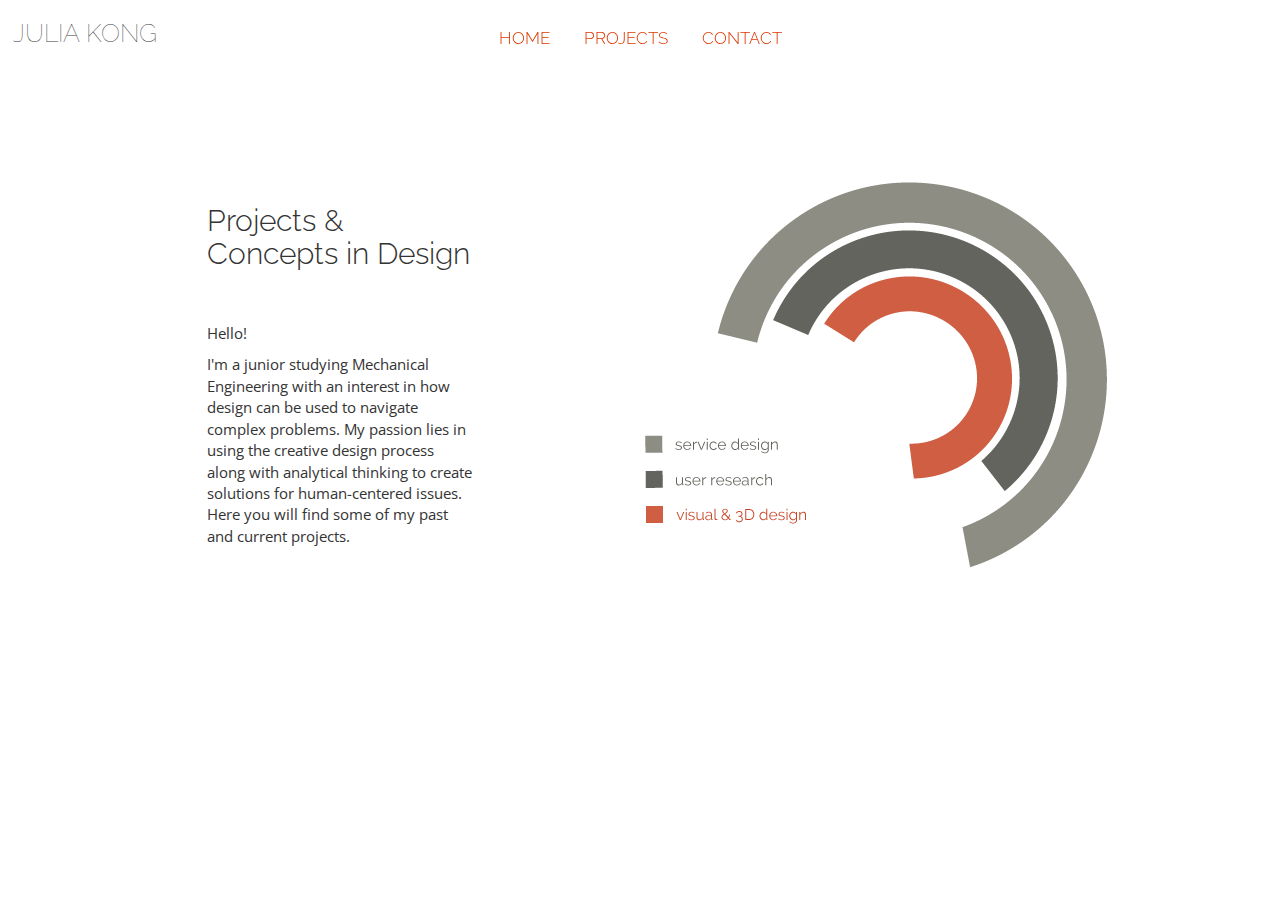
<file: index.html>
<!DOCTYPE html>
<html>

  <head>


    <title>Julia Kong</title>
    
    
      <link href='http://fonts.googleapis.com/css?family=Lora:400,700,400italic,700italic|Libre+Baskerville:400,700,400italic|Open+Sans:300italic,400italic,600italic,400,300,600|Roboto:400,100,100italic,300,300italic,400italic,500|Raleway:400,100,200,300,600,500' rel='stylesheet' type='text/css'>
      <link rel="stylesheet" href="http://maxcdn.bootstrapcdn.com/bootstrap/3.2.0/css/bootstrap.min.css">

     <link rel="stylesheet" href="css/custom.css">
</head>
<body>
<h2 id = "name" > Julia Kong </h2>
  <div id = "navigation">
      <a href = "index.html"> Home </a>
      <a href = "Projects.html"> Projects </a> 
<!--       <a href = "About.html"> About </a>
 -->      <a href = "contact.html"> Contact </a>
      
  </div>



  <div id = "intro">
<div class="container-fluid">
  <div class="row">
    <div class="col-sm-4 col-md-4" id ="introtext">

      <h2 id = "introheader"> Projects & Concepts in Design </h2> <br> <br>
       <p> Hello! </p>

       <p>  I'm a junior studying Mechanical Engineering with an interest in how design can be used to navigate complex problems. My passion lies in using the creative design process along with analytical thinking to create solutions for human-centered issues. Here you will find some of my past and current projects. 
      </p> 
    </div>
    <div class="col-sm-8 col-md-8">
   <img src="images/intro.gif" id = "hatgimg"> <p style = "text-align:center"> </p>
    </div>
  </div>
</div>


</div>


<!-- <p id = "footer"> Front-end code by me </p>
 -->




</body>
</html>
</file>
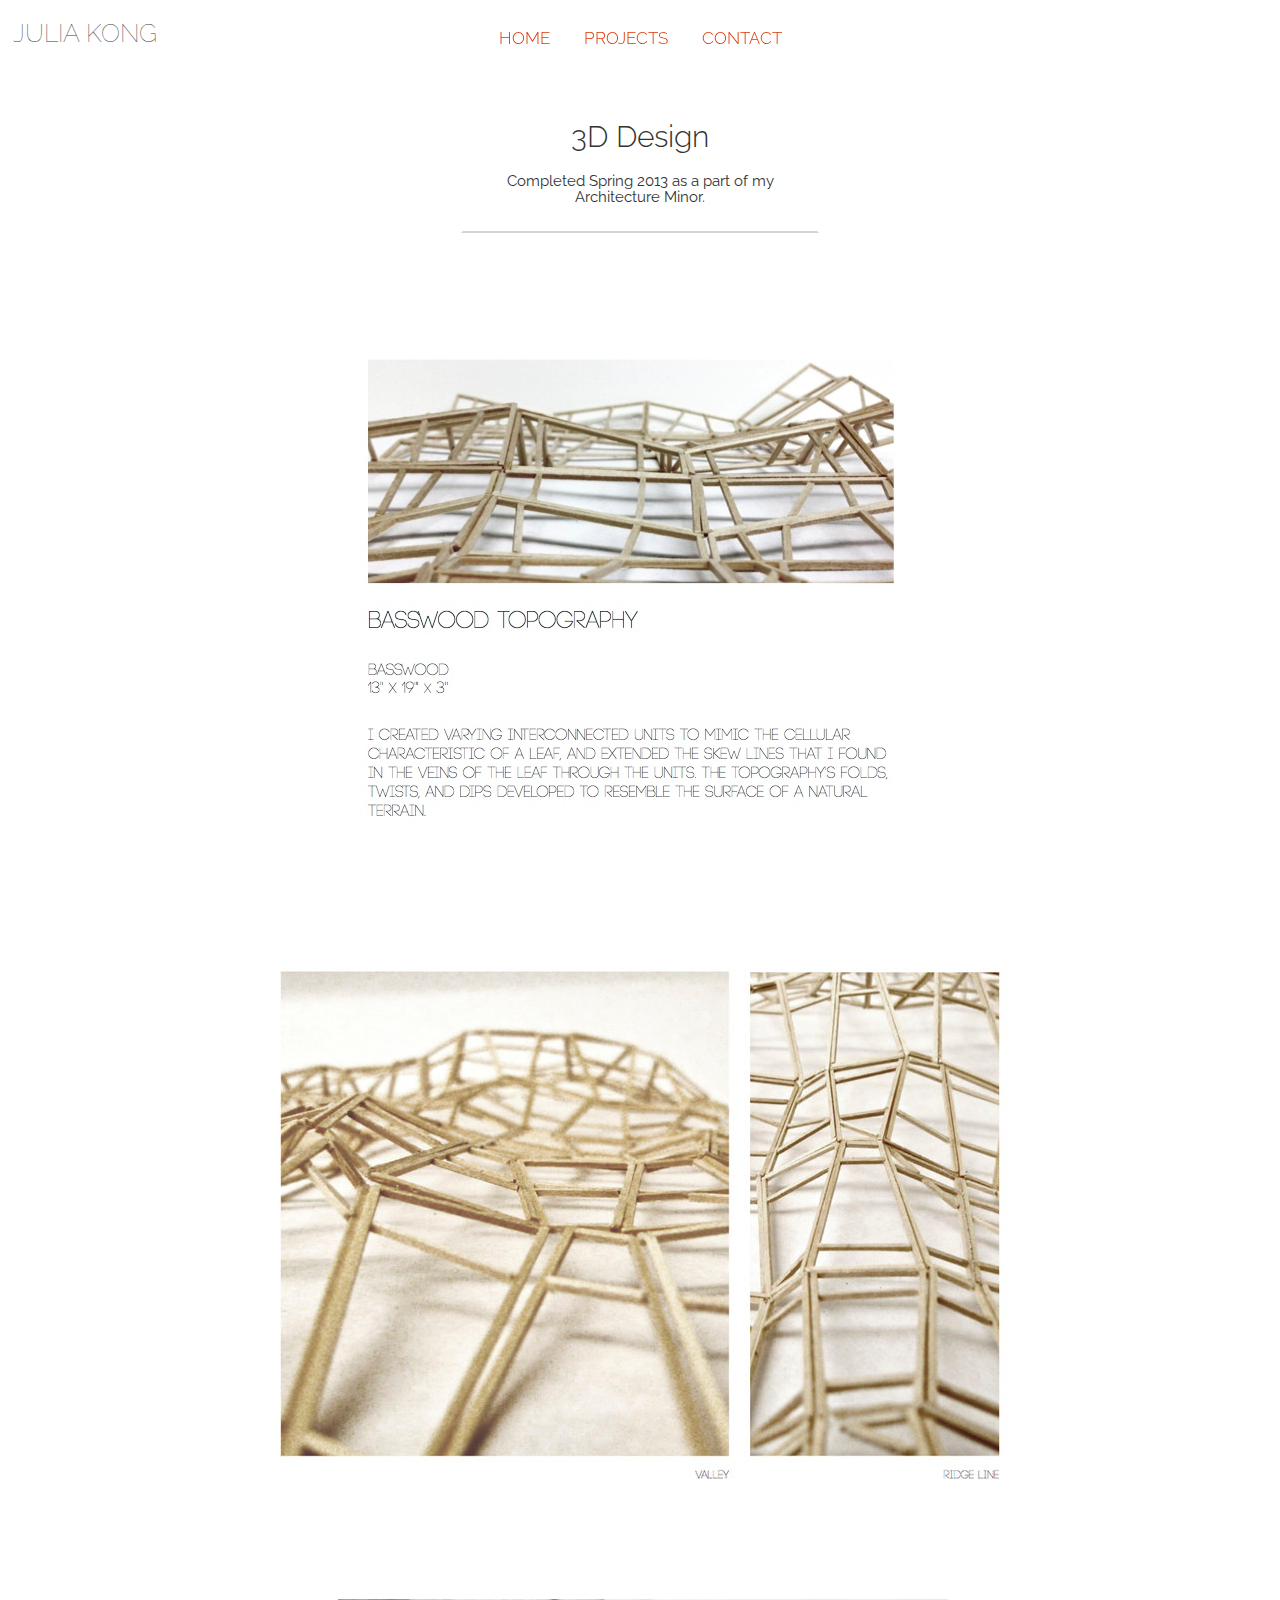
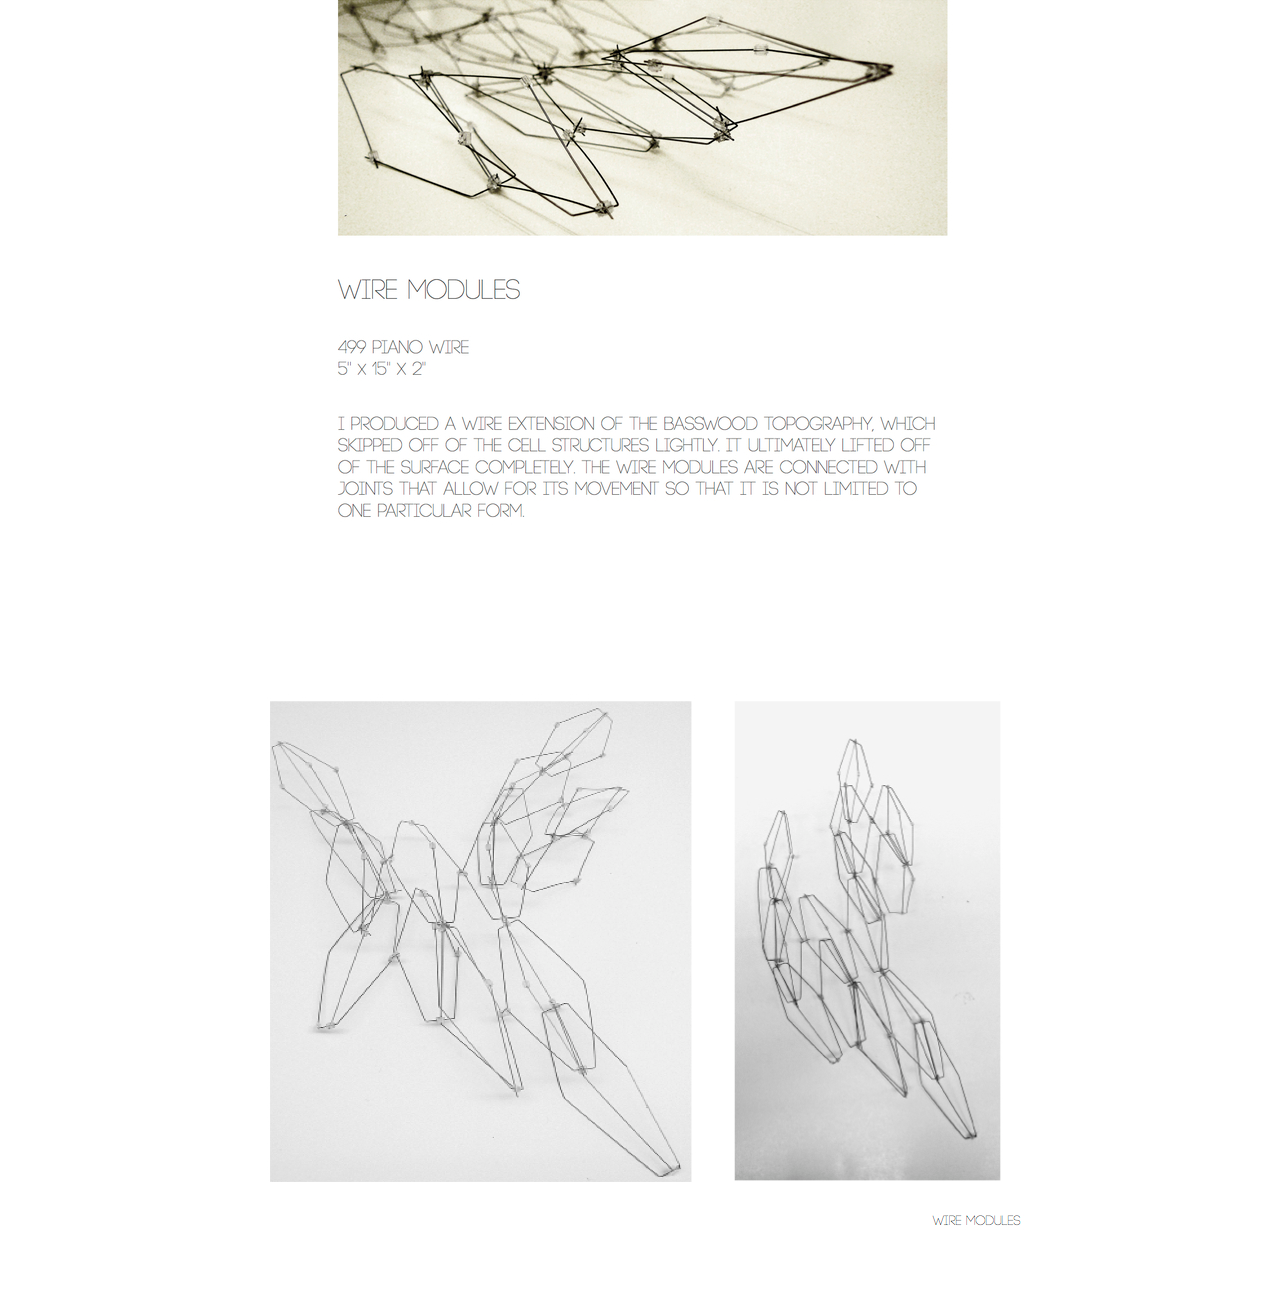
<file: 3ddesign.html>
<!DOCTYPE html>
<html>

  <head>


    <title>Julia Kong</title>
    
     <link href='http://fonts.googleapis.com/css?family=Lora:400,700,400italic,700italic|Libre+Baskerville:400,700,400italic|Open+Sans:300italic,400italic,600italic,400,300,600|Roboto:400,100,100italic,300,300italic,400italic,500|Raleway:400,100,200,300,600,500' rel='stylesheet' type='text/css'>
      <link rel="stylesheet" href="http://maxcdn.bootstrapcdn.com/bootstrap/3.2.0/css/bootstrap.min.css">

     <link rel="stylesheet" href="css/custom.css">
</head>
<body>
<h2 id = "name" > Julia Kong </h2>
  <div id = "navigation">
      <a href = "index.html"> Home </a>
      <a href = "Projects.html"> Projects </a> 
<!--       <a href = "About.html"> About </a>
 -->      <a href = "contact.html"> Contact </a>
  </div>

<div id = "archbox">
<h2 id = "hatgheader"> 3D Design</h2>
<h4 id= "hatgdesc"> Completed Spring 2013 as a part of my Architecture Minor. </h4>
</div>

<img src="images/arch1.jpg" id = "archimg">

<img src="images/arch2.jpg" id = "archimg">

<img src="images/arch3.jpg" id = "archimg">

<img src="images/arch4.jpg" id = "archimg">

<br>
<br>



</body>
</html>
</file>
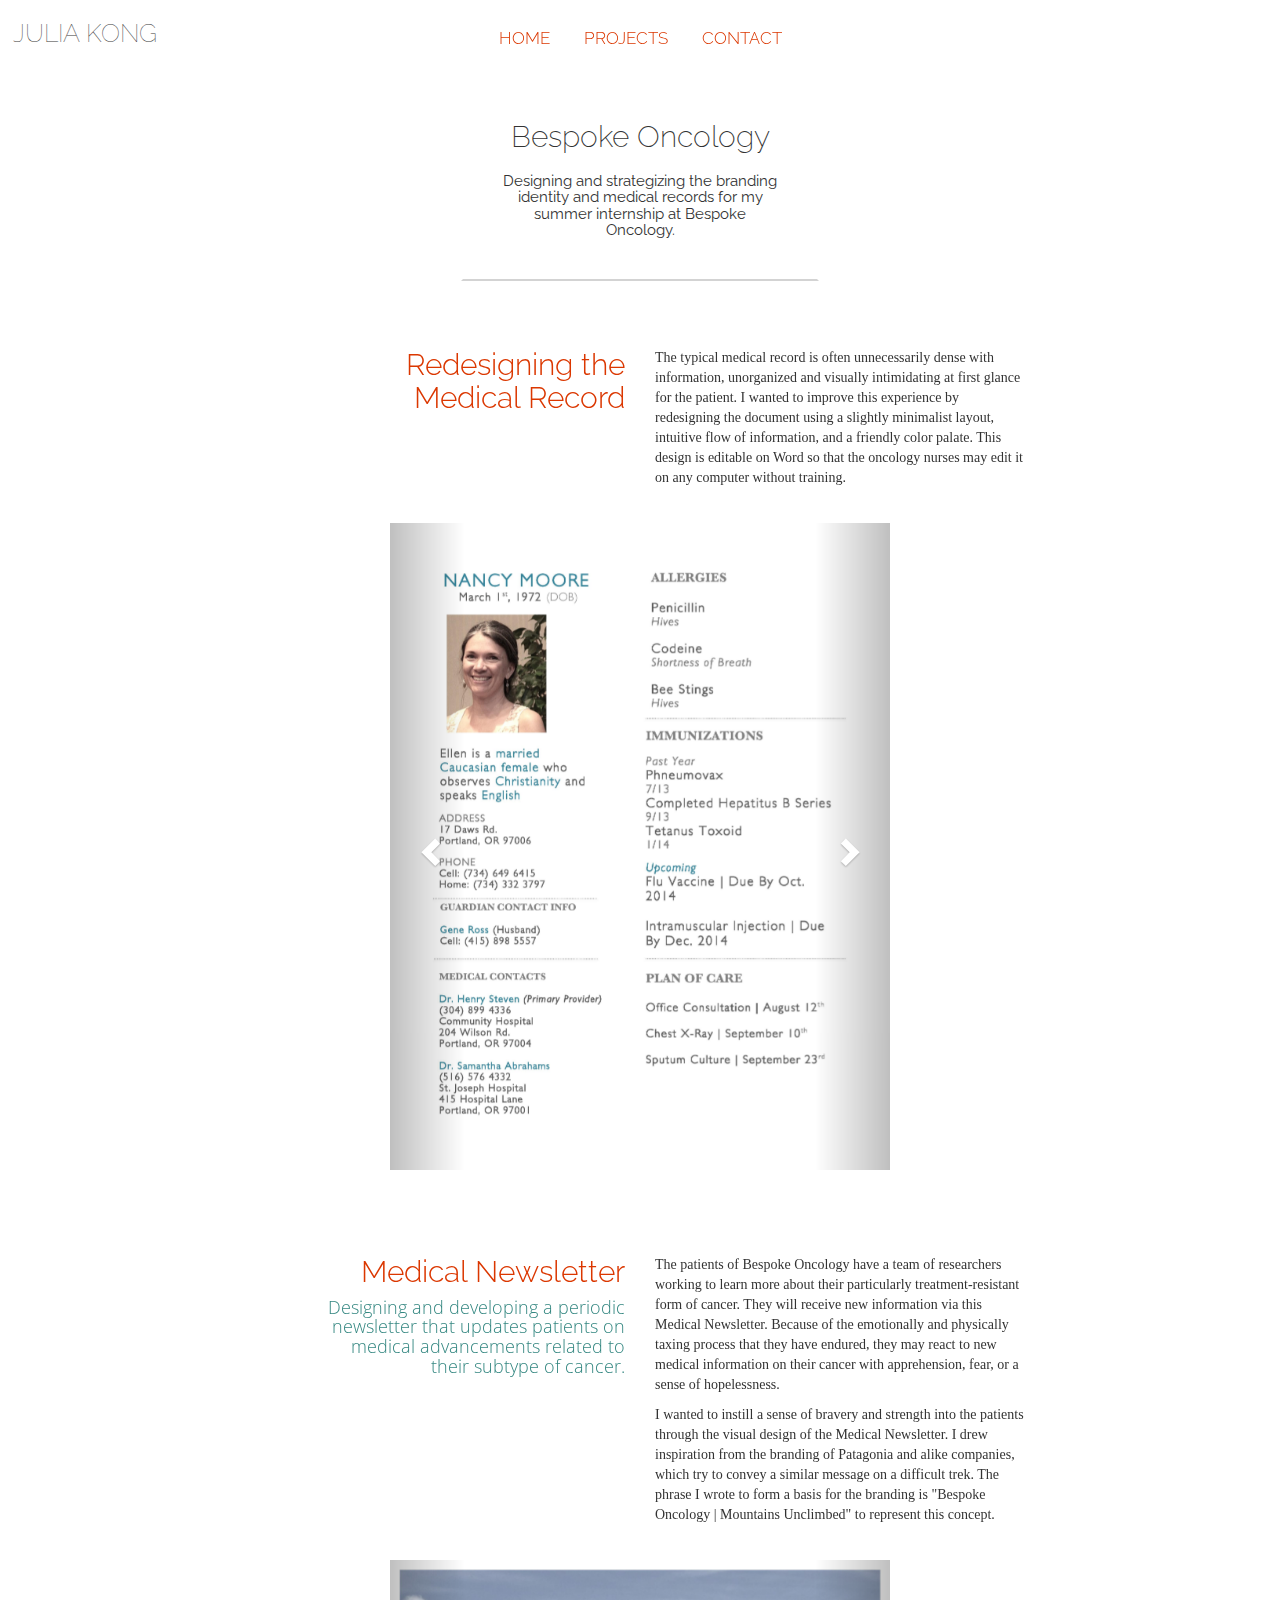
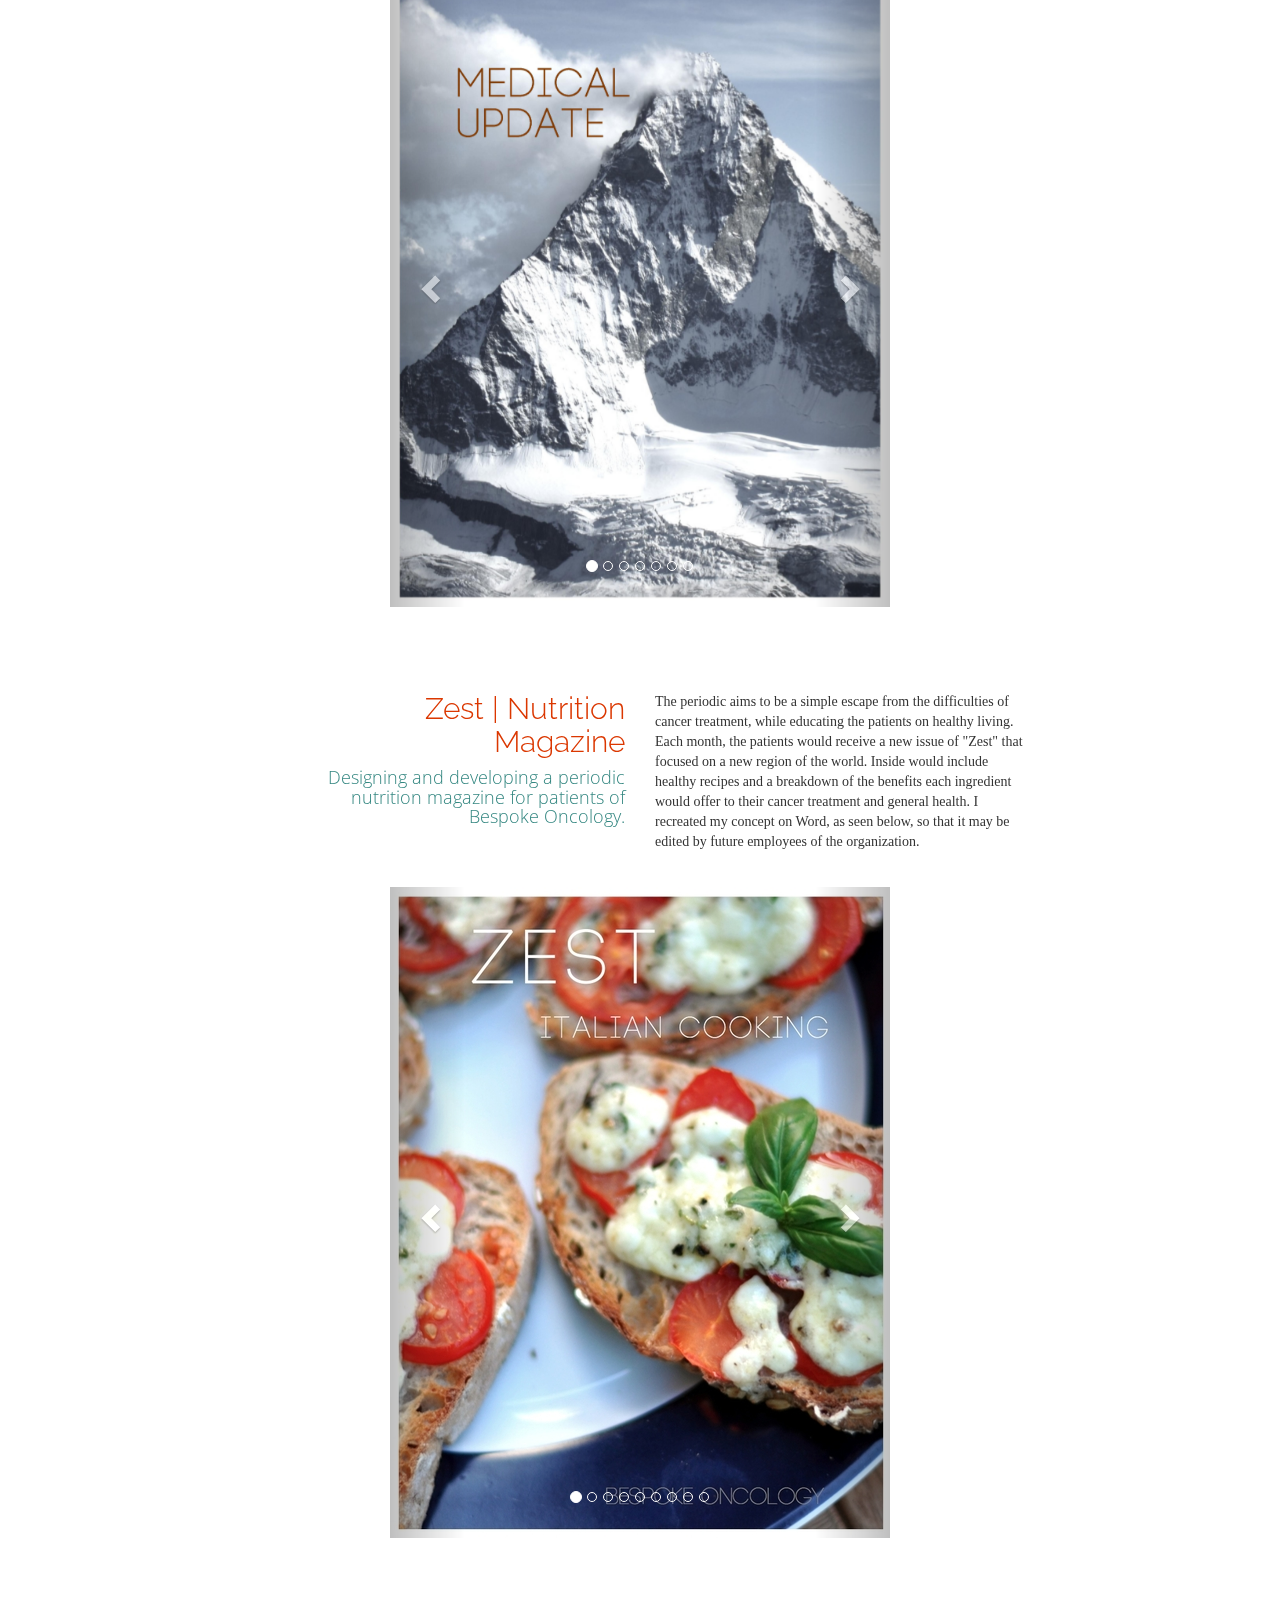
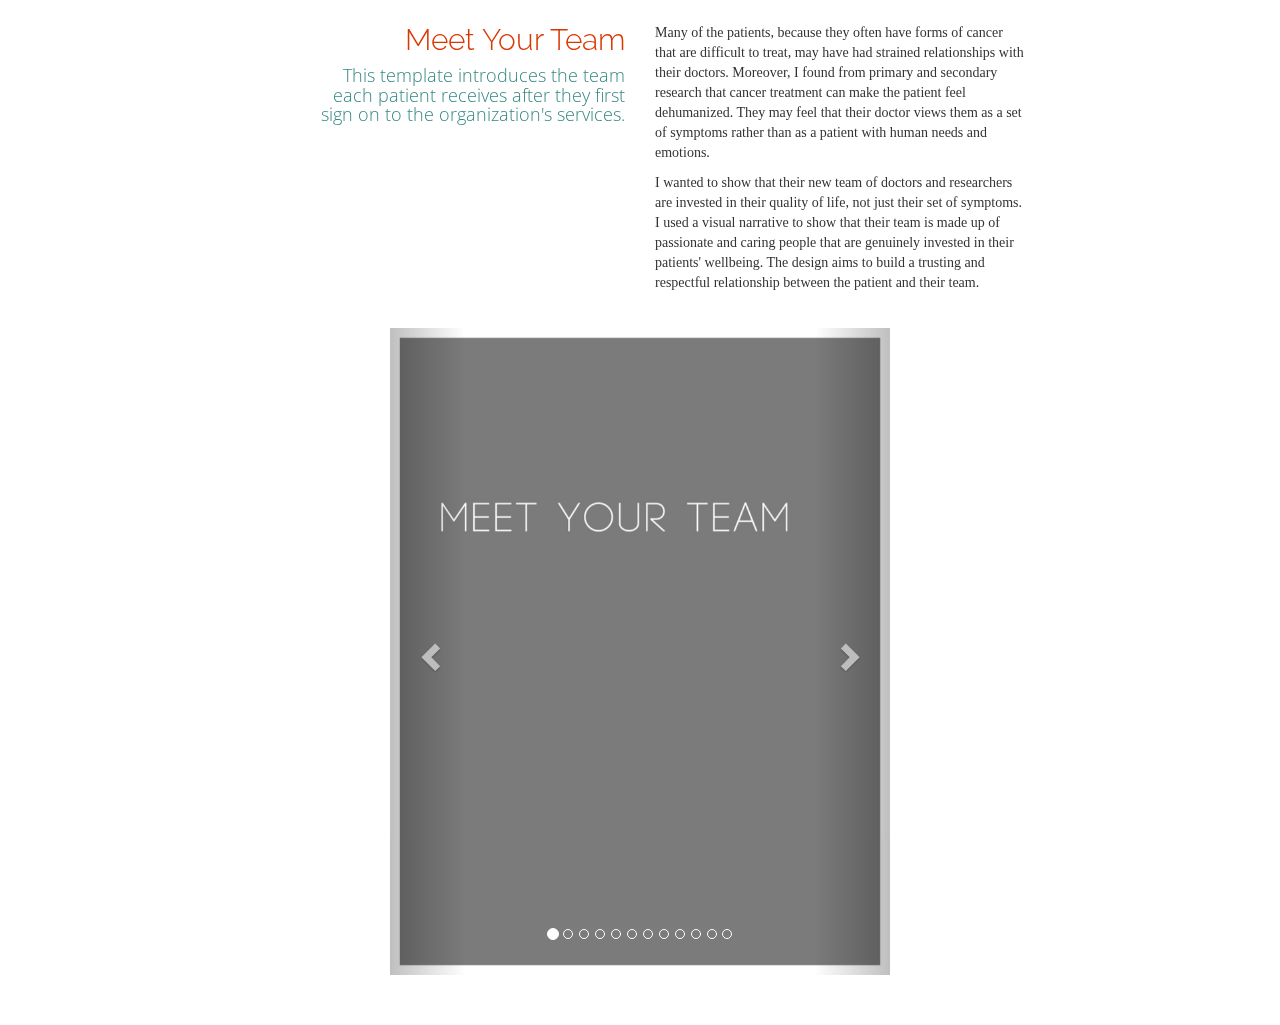
<file: bespokeoncology.html>
<!DOCTYPE html>
<html>

  <head>


    <title>Julia Kong</title>
     <link href='http://fonts.googleapis.com/css?family=Lora:400,700,400italic,700italic|Libre+Baskerville:400,700,400italic|Open+Sans:300italic,400italic,600italic,400,300,600|Roboto:400,100,100italic,300,300italic,400italic,500|Raleway:400,100,200,300,600,500' rel='stylesheet' type='text/css'>
      <link rel="stylesheet" href="http://maxcdn.bootstrapcdn.com/bootstrap/3.2.0/css/bootstrap.min.css">
  <script src="https://ajax.googleapis.com/ajax/libs/jquery/1.11.1/jquery.min.js"></script>
  <script src="http://maxcdn.bootstrapcdn.com/bootstrap/3.2.0/js/bootstrap.min.js"></script>
     <link rel="stylesheet" href="css/custom.css">
</head>
<body>
<h2 id = "name" > Julia Kong </h2>
  <div id = "navigation">
      <a href = "index.html"> Home </a>
      <a href = "Projects.html"> Projects </a> 
<!--       <a href = "About.html"> About </a>
 -->      <a href = "contact.html"> Contact </a>
  </div>

<div id = "bespokebox">
<h2 id = "bespoketitle"> Bespoke Oncology </h2>
<h4 id = "bespokedesc1"> Designing and strategizing the branding identity and medical records for my summer internship at Bespoke Oncology.</h4> <br>
</div> 

 <div id = "bespokecontainer">
<div class="container-fluid">
  <div class="row">
    <div class="col-sm-6 col-md-6" id= "bespokeheader">
      <h2 id = "bespokeheader1"> Redesigning the Medical Record </h2>
    </div>
    <div class="col-sm-6 col-md-6 right" id ="bespoketext">
      <p> <br> The typical medical record is often unnecessarily dense with information, unorganized and visually intimidating at first glance for the patient. I wanted to improve this experience by redesigning the document using a slightly minimalist layout, intuitive flow of information, and a friendly color palate.  This design is editable on Word so that the oncology nurses may edit it on any computer without training. </p>
    
   
    </div>
  </div>
     <div id="carousel-container">
      <div id="carousel-example-generic" class="carousel slide" data-ride="carousel">
            <!-- Indicators -->
            <ol class="carousel-indicators">
              <li data-target="#carousel-example-generic" data-slide-to="0" class="active"></li>
              <li data-target="#carousel-example-generic" data-slide-to="1"></li>
              <li data-target="#carousel-example-generic" data-slide-to="2"></li>
              <li data-target="#carousel-example-generic" data-slide-to="3"></li>
            </ol>

            <!-- Wrapper for slides -->
            <div class="carousel-inner" role="listbox">
            <div class="item active">
                <img src="images/medicalrecord1.jpg" alt="...">
                <div class="carousel-caption">
    
                </div>
              </div>
              <div class="item">
                <img src="images/medicalrecord2.jpg" alt="...">
                <div class="carousel-caption">
                </div>
              </div>
              <div class="item">
                <img src="images/medicalrecord3.jpg" alt="...">
                <div class="carousel-caption">
                </div>
              </div>
              <div class="item ">
                <img src="images/medicalrecord4.jpg" alt="...">
                <div class="carousel-caption">
        
                </div>
              </div>
            </div>

            <!-- Controls -->
            <a class="left carousel-control" href="#carousel-example-generic" role="button" data-slide="prev">
              <span class="glyphicon glyphicon-chevron-left" aria-hidden="true"></span>
              <span class="sr-only">Previous</span>
            </a>
            <a class="right carousel-control" href="#carousel-example-generic" role="button" data-slide="next">
              <span class="glyphicon glyphicon-chevron-right" aria-hidden="true"></span>
              <span class="sr-only">Next</span>
            </a>
          </div>
</div>
</div>
</div>


<div id = "bespokecontainer">
<div class="container-fluid">
  <div class="row">
    <div class="col-sm-6 col-md-6" id= "bespokeheader">
      <h2 id = "bespokeheader1"> Medical Newsletter </h2>
          <h4 id = "bespokedesc">Designing and developing a periodic newsletter that updates patients on medical advancements related to their subtype of cancer. </h4>
    </div>
    <div class="col-sm-6 col-md-6 right" id ="bespoketext">
  

      <p> <br>The patients of Bespoke Oncology have a team of researchers working to learn more about their particularly treatment-resistant form of cancer. They will receive new information via this Medical Newsletter. Because of the emotionally and physically taxing process that they have endured, they may react to new medical information on their cancer with apprehension, fear, or a sense of hopelessness. </p>

      <p> I wanted to instill a sense of bravery and strength into the patients through the visual design of the Medical Newsletter. I drew inspiration from the branding of Patagonia and alike companies, which try to convey a similar message on a difficult trek. The phrase I wrote to form a basis for the branding is "Bespoke Oncology | Mountains Unclimbed" to represent this concept. </p>
   
    </div>
  </div>
     <div id="carousel-container">
      <div id="carousel-example-generic" class="carousel slide" data-ride="carousel">
            <!-- Indicators -->
            <ol class="carousel-indicators">
              <li data-target="#carousel-example-generic" data-slide-to="0" class="active"></li>
              <li data-target="#carousel-example-generic" data-slide-to="1"></li>
              <li data-target="#carousel-example-generic" data-slide-to="2"></li>
              <li data-target="#carousel-example-generic" data-slide-to="3"></li>
              <li data-target="#carousel-example-generic" data-slide-to="4"></li>
              <li data-target="#carousel-example-generic" data-slide-to="5"></li>
              <li data-target="#carousel-example-generic" data-slide-to="6"></li>
            </ol>

            <!-- Wrapper for slides -->
            <div class="carousel-inner" role="listbox">
            <div class="item active">
                <img src="images/MN1.jpg" alt="...">
                <div class="carousel-caption">
    
                </div>
              </div>
              <div class="item">
                <img src="images/MN2.jpg" alt="...">
                <div class="carousel-caption">
                </div>
              </div>
              <div class="item">
                <img src="images/MN3.jpg" alt="...">
                <div class="carousel-caption">
                </div>
              </div>
              <div class="item ">
                <img src="images/MN4.jpg" alt="...">
                <div class="carousel-caption">
                </div>
              </div>
              <div class="item">
                <img src="images/MN5.jpg" alt="...">
                <div class="carousel-caption">
                </div>
              </div>
               <div class="item">
                <img src="images/MN6.jpg" alt="...">
                <div class="carousel-caption">
                </div>
              </div>
               <div class="item">
                <img src="images/MN7.jpg" alt="...">
                <div class="carousel-caption">
                </div>
              </div>



            </div>

            <!-- Controls -->
            <a class="left carousel-control" href="#carousel-example-generic" role="button" data-slide="prev">
              <span class="glyphicon glyphicon-chevron-left" aria-hidden="true"></span>
              <span class="sr-only">Previous</span>
            </a>
            <a class="right carousel-control" href="#carousel-example-generic" role="button" data-slide="next">
              <span class="glyphicon glyphicon-chevron-right" aria-hidden="true"></span>
              <span class="sr-only">Next</span>
            </a>
          </div>
</div>
</div>
</div>

<div id = "bespokecontainer">
<div class="container-fluid">
  <div class="row">
    <div class="col-sm-6 col-md-6" id= "bespokeheader">
      <h2 id = "bespokeheader1"> Zest | Nutrition Magazine </h2>
            <h4 id = "bespokedesc">Designing and developing a periodic nutrition magazine for patients of Bespoke Oncology. </h4>

    </div>
    <div class="col-sm-6 col-md-6 right" id ="bespoketext">

      <p> <br>The periodic aims to be a simple escape from the difficulties of cancer treatment, while educating the patients on healthy living. Each month, the patients would receive a new issue of "Zest" that focused on a new region of the world. Inside would include healthy recipes and a breakdown of the benefits each ingredient would offer to their cancer treatment and general health. I recreated my concept on Word, as seen below, so that it may be edited by future employees of the organization. </p>
   
    </div>
  </div>
     <div id="carousel-container">
      <div id="carousel-example-generic" class="carousel slide" data-ride="carousel">
            <!-- Indicators -->
            <ol class="carousel-indicators">
              <li data-target="#carousel-example-generic" data-slide-to="0" class="active"></li>
              <li data-target="#carousel-example-generic" data-slide-to="1"></li>
              <li data-target="#carousel-example-generic" data-slide-to="2"></li>
              <li data-target="#carousel-example-generic" data-slide-to="3"></li>
              <li data-target="#carousel-example-generic" data-slide-to="4"></li>
              <li data-target="#carousel-example-generic" data-slide-to="5"></li>
              <li data-target="#carousel-example-generic" data-slide-to="6"></li>
              <li data-target="#carousel-example-generic" data-slide-to="7"></li>
              <li data-target="#carousel-example-generic" data-slide-to="8"></li>


            </ol>

            <!-- Wrapper for slides -->
            <div class="carousel-inner" role="listbox">
            <div class="item active">
                <img src="images/zest1.jpg" alt="...">
                <div class="carousel-caption">
    
                </div>
              </div>
              <div class="item">
                <img src="images/zest2.jpg" alt="...">
                <div class="carousel-caption">
                </div>
              </div>
              <div class="item">
                <img src="images/zest3.jpg" alt="...">
                <div class="carousel-caption">
                </div>
              </div>
              <div class="item ">
                <img src="images/zest4.jpg" alt="...">
                <div class="carousel-caption">
                </div>
              </div>
              <div class="item">
                <img src="images/zest5.jpg" alt="...">
                <div class="carousel-caption">
                </div>
              </div>
               <div class="item">
                <img src="images/zest6.jpg" alt="...">
                <div class="carousel-caption">
                </div>
              </div>
               <div class="item">
                <img src="images/zest7.jpg" alt="...">
                <div class="carousel-caption">
                </div>
              </div>
              <div class="item">
                <img src="images/zest8.jpg" alt="...">
                <div class="carousel-caption">
                </div>
              </div>
              <div class="item">
                <img src="images/zest9.jpg" alt="...">
                <div class="carousel-caption">
                </div>
              </div>



            </div>

            <!-- Controls -->
            <a class="left carousel-control" href="#carousel-example-generic" role="button" data-slide="prev">
              <span class="glyphicon glyphicon-chevron-left" aria-hidden="true"></span>
              <span class="sr-only">Previous</span>
            </a>
            <a class="right carousel-control" href="#carousel-example-generic" role="button" data-slide="next">
              <span class="glyphicon glyphicon-chevron-right" aria-hidden="true"></span>
              <span class="sr-only">Next</span>
            </a>
          </div>
</div>
</div>
</div>


<div id = "bespokecontainer">
<div class="container-fluid">
  <div class="row">
    <div class="col-sm-6 col-md-6" id= "bespokeheader">
      <h2 id = "bespokeheader1"> Meet Your Team </h2>
      <h4 id = "bespokedesc"> This template introduces the team each patient receives after they first sign on to the organization's services. </h4> 
    </div>
    <div class="col-sm-6 col-md-6 right" id ="bespoketext">
      <p><br>Many of the patients, because they often have forms of cancer that are difficult to treat, may have had strained relationships with their doctors. Moreover, I found from primary and secondary research that cancer treatment can make the patient feel dehumanized. They may feel that their doctor views them as a set of symptoms rather than as a patient with human needs and emotions. </p>

      <p> I wanted to show that their new team of doctors and researchers are invested in their quality of life, not just their set of symptoms. I used a visual narrative to show that their team is made up of passionate and caring people that are genuinely invested in their patients' wellbeing. The design aims to build a trusting and respectful relationship between the patient and their team.  </p>
   
    </div>
  </div>
     <div id="carousel-container">
      <div id="carousel-example-generic" class="carousel slide" data-ride="carousel">
            <!-- Indicators -->
            <ol class="carousel-indicators">
              <li data-target="#carousel-example-generic" data-slide-to="0" class="active"></li>
              <li data-target="#carousel-example-generic" data-slide-to="1"></li>
              <li data-target="#carousel-example-generic" data-slide-to="2"></li>
              <li data-target="#carousel-example-generic" data-slide-to="3"></li>
              <li data-target="#carousel-example-generic" data-slide-to="4"></li>
              <li data-target="#carousel-example-generic" data-slide-to="5"></li>
              <li data-target="#carousel-example-generic" data-slide-to="6"></li>
              <li data-target="#carousel-example-generic" data-slide-to="7"></li>
              <li data-target="#carousel-example-generic" data-slide-to="8"></li>
              <li data-target="#carousel-example-generic" data-slide-to="9"></li>
              <li data-target="#carousel-example-generic" data-slide-to="10"></li>
              <li data-target="#carousel-example-generic" data-slide-to="11"></li>




            </ol>

            <!-- Wrapper for slides -->
            <div class="carousel-inner" role="listbox">
            <div class="item active">
                <img src="images/team1.jpg" alt="...">
                <div class="carousel-caption">
    
                </div>
              </div>
              <div class="item">
                <img src="images/team2.jpg" alt="...">
                <div class="carousel-caption">
                </div>
              </div>
              <div class="item">
                <img src="images/team3.jpg" alt="...">
                <div class="carousel-caption">
                </div>
              </div>
              <div class="item ">
                <img src="images/team4.jpg" alt="...">
                <div class="carousel-caption">
                </div>
              </div>
              <div class="item">
                <img src="images/team5.jpg" alt="...">
                <div class="carousel-caption">
                </div>
              </div>
               <div class="item">
                <img src="images/team6.jpg" alt="...">
                <div class="carousel-caption">
                </div>
              </div>
               <div class="item">
                <img src="images/team7.jpg" alt="...">
                <div class="carousel-caption">
                </div>
              </div>
              <div class="item">
                <img src="images/team8.jpg" alt="...">
                <div class="carousel-caption">
                </div>
              </div>
              <div class="item">
                <img src="images/team9.jpg" alt="...">
                <div class="carousel-caption">
                </div>
              </div>
              <div class="item">
                <img src="images/team10.jpg" alt="...">
                <div class="carousel-caption">
                </div>
              </div>
              <div class="item">
                <img src="images/team11.jpg" alt="...">
                <div class="carousel-caption">
                </div>
              </div>
              <div class="item">
                <img src="images/team12.jpg" alt="...">
                <div class="carousel-caption">
                </div>
              </div>



            </div>

            <!-- Controls -->
            <a class="left carousel-control" href="#carousel-example-generic" role="button" data-slide="prev">
              <span class="glyphicon glyphicon-chevron-left" aria-hidden="true"></span>
              <span class="sr-only">Previous</span>
            </a>
            <a class="right carousel-control" href="#carousel-example-generic" role="button" data-slide="next">
              <span class="glyphicon glyphicon-chevron-right" aria-hidden="true"></span>
              <span class="sr-only">Next</span>
            </a>
          </div>
</div>
</div>
</div>


</body>
</html>
</file>
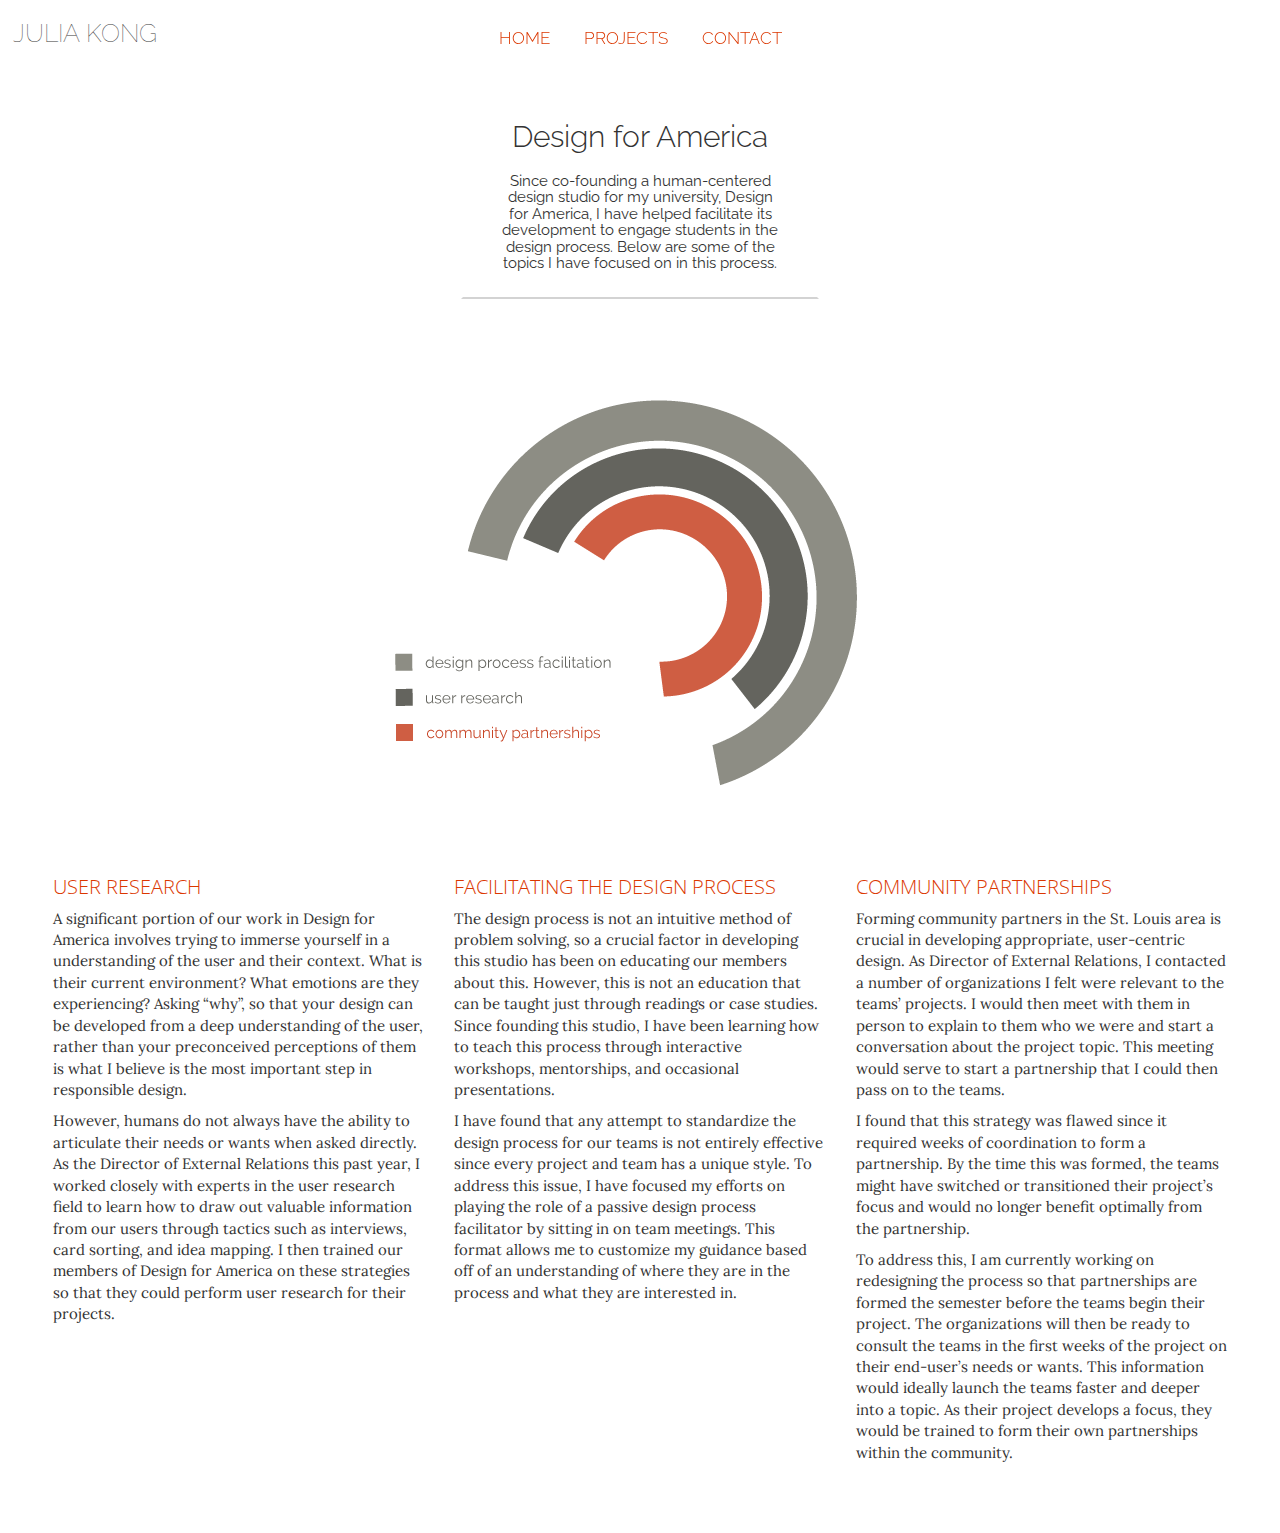
<file: designforamerica.html>
<!DOCTYPE html>
<html>

  <head>


    <title>Julia Kong</title>
     <link href='http://fonts.googleapis.com/css?family=Lora:400,700,400italic,700italic|Libre+Baskerville:400,700,400italic|Open+Sans:300italic,400italic,600italic,400,300,600|Roboto:400,100,100italic,300,300italic,400italic,500|Raleway:400,100,200,300,600,500' rel='stylesheet' type='text/css'>
      <link rel="stylesheet" href="http://maxcdn.bootstrapcdn.com/bootstrap/3.2.0/css/bootstrap.min.css">

     <link rel="stylesheet" href="css/custom.css">
</head>
<body>
<h2 id = "name" > Julia Kong </h2>
  <div id = "navigation">
      <a href = "index.html"> Home </a>
      <a href = "Projects.html"> Projects </a> 
<!--       <a href = "About.html"> About </a>
 -->      <a href = "contact.html"> Contact </a>
  </div>
<div id = "dfabox">
  <h2 id = "hatgheader"> Design for America </h2>
  <h4 id= "hatgdesc"> Since co-founding a human-centered design studio for my university, Design for America, I have helped facilitate its development to engage students in the design process. Below are some of the topics I have focused on in this process.</h4>
</div>

<img src="images/dfa.gif" id = "hatgimg"> <p style = "text-align:center"> </p>

<div id = "dfapage">
<!-- <h4 id = "process"> My Focuses </h4> 
 -->
<div class="container-fluid">
  <div class="row">
    <div class="col-md-4" >

      <h5 id = "hatgheader1"> USER RESEARCH </h5>
      <div id = "dfatext">
       <p> A significant portion of our work in Design for America involves trying to immerse yourself in a understanding of the user and their context. What is their current environment? What emotions are they experiencing? Asking “why”, so that your design can be developed from a deep understanding of the user, rather than your preconceived perceptions of them is what I believe is the most important step in responsible design. </p>
        <p> However, humans do not always have the ability to articulate their needs or wants when asked directly. As the Director of External Relations this past year, I worked closely with experts in the user research field to learn how to draw out valuable information from our users through tactics such as interviews, card sorting, and idea mapping. I then trained our members of Design for America on these strategies so that they could perform user research for their projects. </p>
      </div>
    </div>

    <div class="col-md-4">
    <h5 id = "hatgheader1"> FACILITATING THE DESIGN PROCESS </h5> 
    <div id = "dfatext">
    <p> The design process is not an intuitive method of problem solving, so a crucial factor in developing this studio has been on educating our members about this. However, this is not an education that can be taught just through readings or case studies. Since founding this studio, I have been learning how to teach this process through interactive workshops, mentorships, and occasional presentations. </p>
    <p> I have found that any attempt to standardize the design process for our teams is not entirely effective since every project and team has a unique style. To address this issue, I have focused my efforts on playing the role of a passive design process facilitator by sitting in on team meetings. This format allows me to customize my guidance based off of an understanding of where they are in the process and what they are interested in.  </p>
   
  </div>
</div>


 <div class="col-md-4">
    <h5 id = "hatgheader1"> COMMUNITY PARTNERSHIPS </h5> 
    <div id = "dfatext">
    <p> Forming community partners in the St. Louis area is crucial in developing appropriate, user-centric design.  As Director of External Relations, I contacted a number of organizations I felt were relevant to the teams’ projects. I would then meet with them in person to explain to them who we were and start a conversation about the project topic. This meeting would serve to start a partnership that I could then pass on to the teams. </p>
    <p> I found that this strategy was flawed since it required weeks of coordination to form a partnership. By the time this was formed, the teams might have switched or transitioned their project’s focus and would no longer benefit optimally from the partnership. </p>
    <p> To address this, I am currently working on redesigning the process so that partnerships are formed the semester before the teams begin their project. The organizations will then be ready to consult the teams in the first weeks of the project on their end-user’s needs or wants. This information would ideally launch the teams faster and deeper into a topic. As their project develops a focus, they would be trained to form their own partnerships within the community. </p>

  </div>
</div>



</div>
</div>
</div>


<br>
<br>
<br>
</body>
</html>
</file>
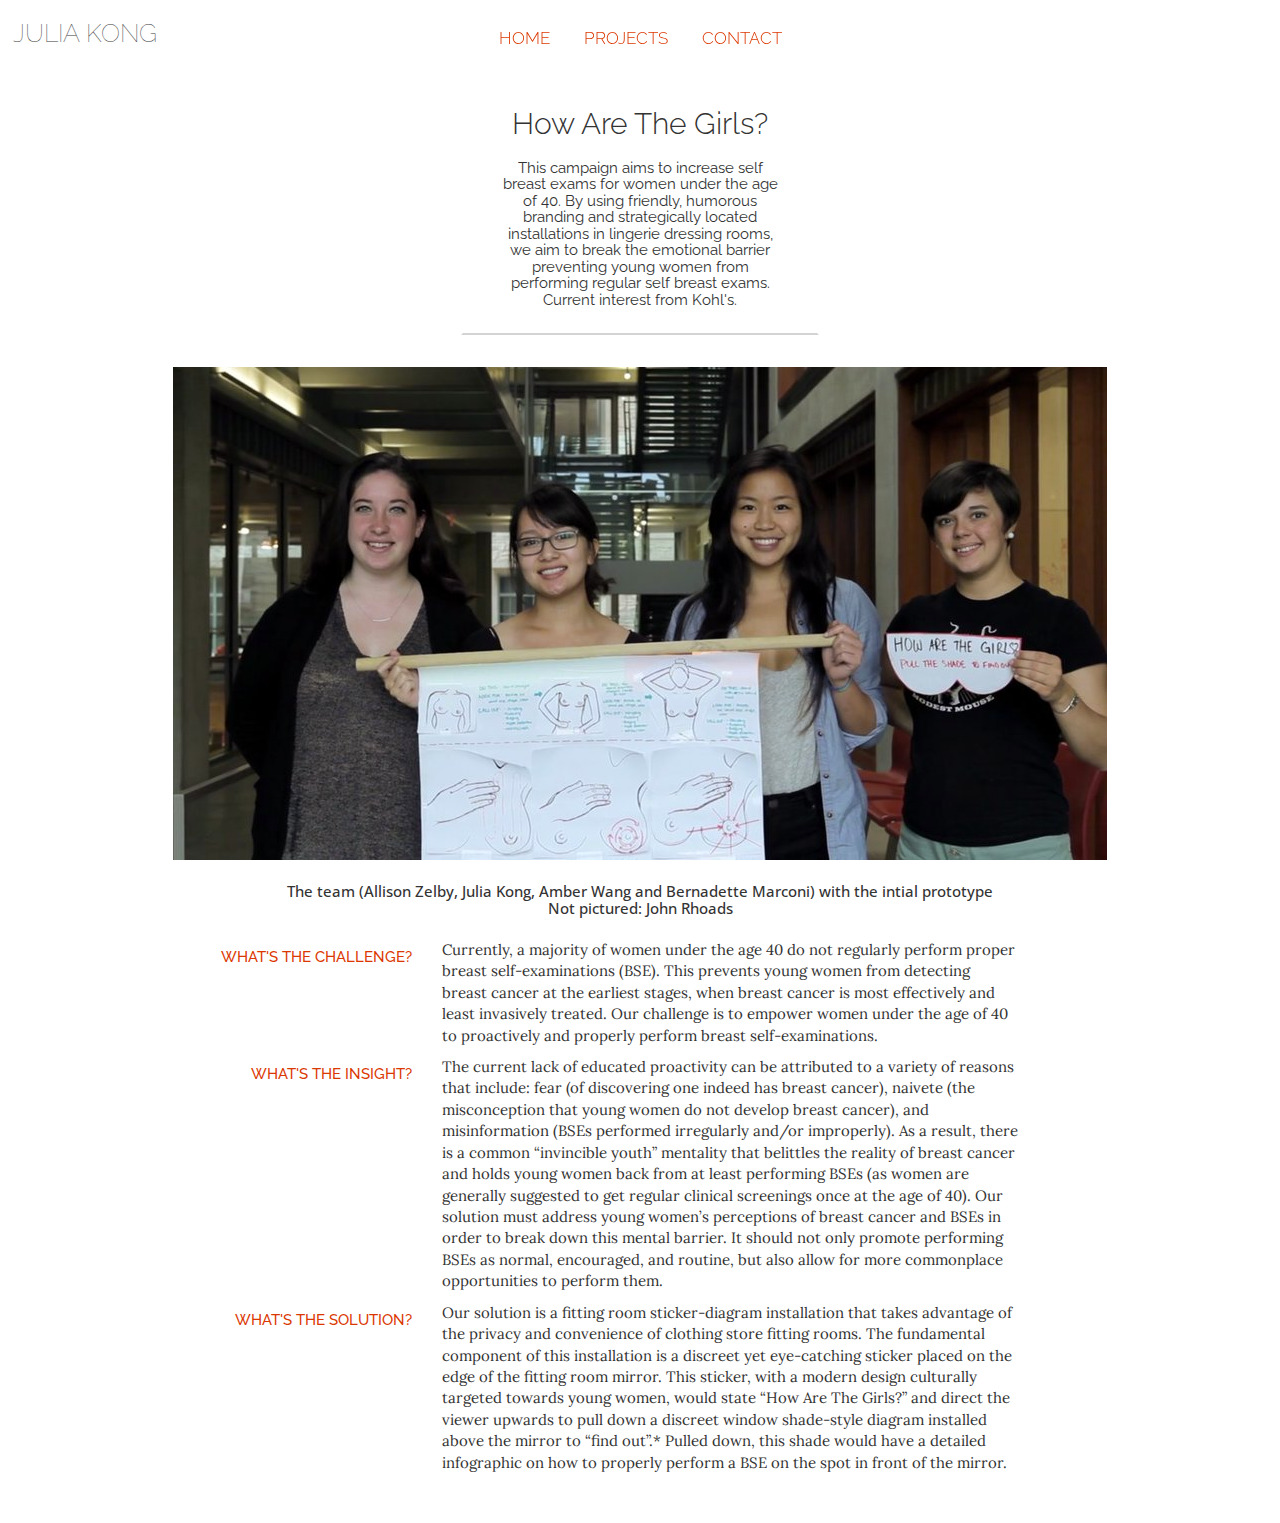
<file: hatg.html>
<!DOCTYPE html>
<html>

  <head>

    <title>Julia Kong</title>
     <link href='http://fonts.googleapis.com/css?family=Lora:400,700,400italic,700italic|Libre+Baskerville:400,700,400italic|Open+Sans:300italic,400italic,600italic,400,300,600|Roboto:400,100,100italic,300,300italic,400italic,500|Raleway:400,100,200,300,600,500' rel='stylesheet' type='text/css'>
      <link rel="stylesheet" href="http://maxcdn.bootstrapcdn.com/bootstrap/3.2.0/css/bootstrap.min.css">

     <link rel="stylesheet" href="css/custom.css">
</head>
<body>
<h2 id = "name" > Julia Kong </h2>
  <div id = "navigation">
      <a href = "index.html"> Home </a>
      <a href = "Projects.html"> Projects </a> 
<!--       <a href = "About.html"> About </a>
 -->      <a href = "contact.html"> Contact </a>
  </div>

<div id = "hatgbox">
<h2 id = "hatgheader"> How Are The Girls? </h2>
<h4 id= "hatgdesc"> This campaign aims to increase self breast exams for women under the age of 40. By using friendly, humorous branding and strategically located installations in lingerie dressing rooms, we aim to break the emotional barrier preventing young women from performing regular self breast exams. Current interest from Kohl's. </h4>
</div>

<img src="images/hatg copy.jpg" id = "hatgimg"> 

<h4 id = "hatgcaption"> The team (Allison Zelby, Julia Kong, Amber Wang and Bernadette Marconi) with the intial prototype <br> Not pictured: John Rhoads </h4> 


<!-- <h4 id = "process"> DESIGN PROCESS </h4>  -->



<div class="container-fluid">
  <div class="row">
    <div class="col-sm-3 col-md-4" >
    <div id = "hatg-container-right">

      <h5 id= "hatgtitle"> WHAT'S THE CHALLENGE? </h5>
    </div>
  </div>
    <div class="col-sm-9 col-md-8">
    <div id = "hatg-container-left">

    <p id = "hatgtext">Currently, a majority of women under the age 40 do not regularly perform proper breast self-examinations (BSE). This prevents young women from detecting breast cancer at the earliest stages, when breast cancer is most effectively and least invasively treated. Our challenge is to empower women under the age of 40 to proactively and properly perform breast self-examinations.  </p>
   
  </div>
</div>
</div>
</div>


<div class="container-fluid">
  <div class="row">
    <div class="col-sm-3 col-md-4" >
    <div id = "hatg-container-right">

      <h5 id= "hatgtitle"> WHAT'S THE INSIGHT? </h5>
    </div>
  </div>
    <div class="col-sm-9 col-md-8">
    <div id = "hatg-container-left">

    <p id = "hatgtext">The current lack of educated proactivity can be attributed to a variety of reasons that include: fear (of discovering one indeed has breast cancer), naivete (the misconception that young women do not develop breast cancer), and misinformation (BSEs performed irregularly and/or improperly). As a result, there is a common “invincible youth” mentality that belittles the reality of breast cancer and holds young women back from at least performing BSEs (as women are generally suggested to get regular clinical screenings once at the age of 40). Our solution must address young women’s perceptions of breast cancer and BSEs in order to break down this mental barrier. It should not only promote performing BSEs as normal, encouraged, and routine, but also allow for more commonplace opportunities to perform them. </p>
   
  </div>
</div>
</div>
</div>

<div class="container-fluid">
  <div class="row">
    <div class="col-sm-3 col-md-4" >
    <div id = "hatg-container-right">

      <h5 id= "hatgtitle"> WHAT'S THE SOLUTION? </h5>
    </div>
  </div>
    <div class="col-sm-9 col-md-8">
    <div id = "hatg-container-left">

    <p id = "hatgtext">Our solution is a fitting room sticker-diagram installation that takes advantage of the privacy and convenience of clothing store fitting rooms. The fundamental component of this installation is a discreet yet eye-catching sticker placed on the edge of the fitting room mirror. This sticker, with a modern design culturally targeted towards young women, would state “How Are The Girls?” and direct the viewer upwards to pull down a discreet window shade-style diagram installed above the mirror to “find out”.*  Pulled down, this shade would have a detailed infographic on how to properly perform a BSE on the spot in front of the mirror.  </p>
   
  </div>
</div>
</div>
</div>


</div>
</div>
</div>

<br>
<br>


</body>
</html>
</file>
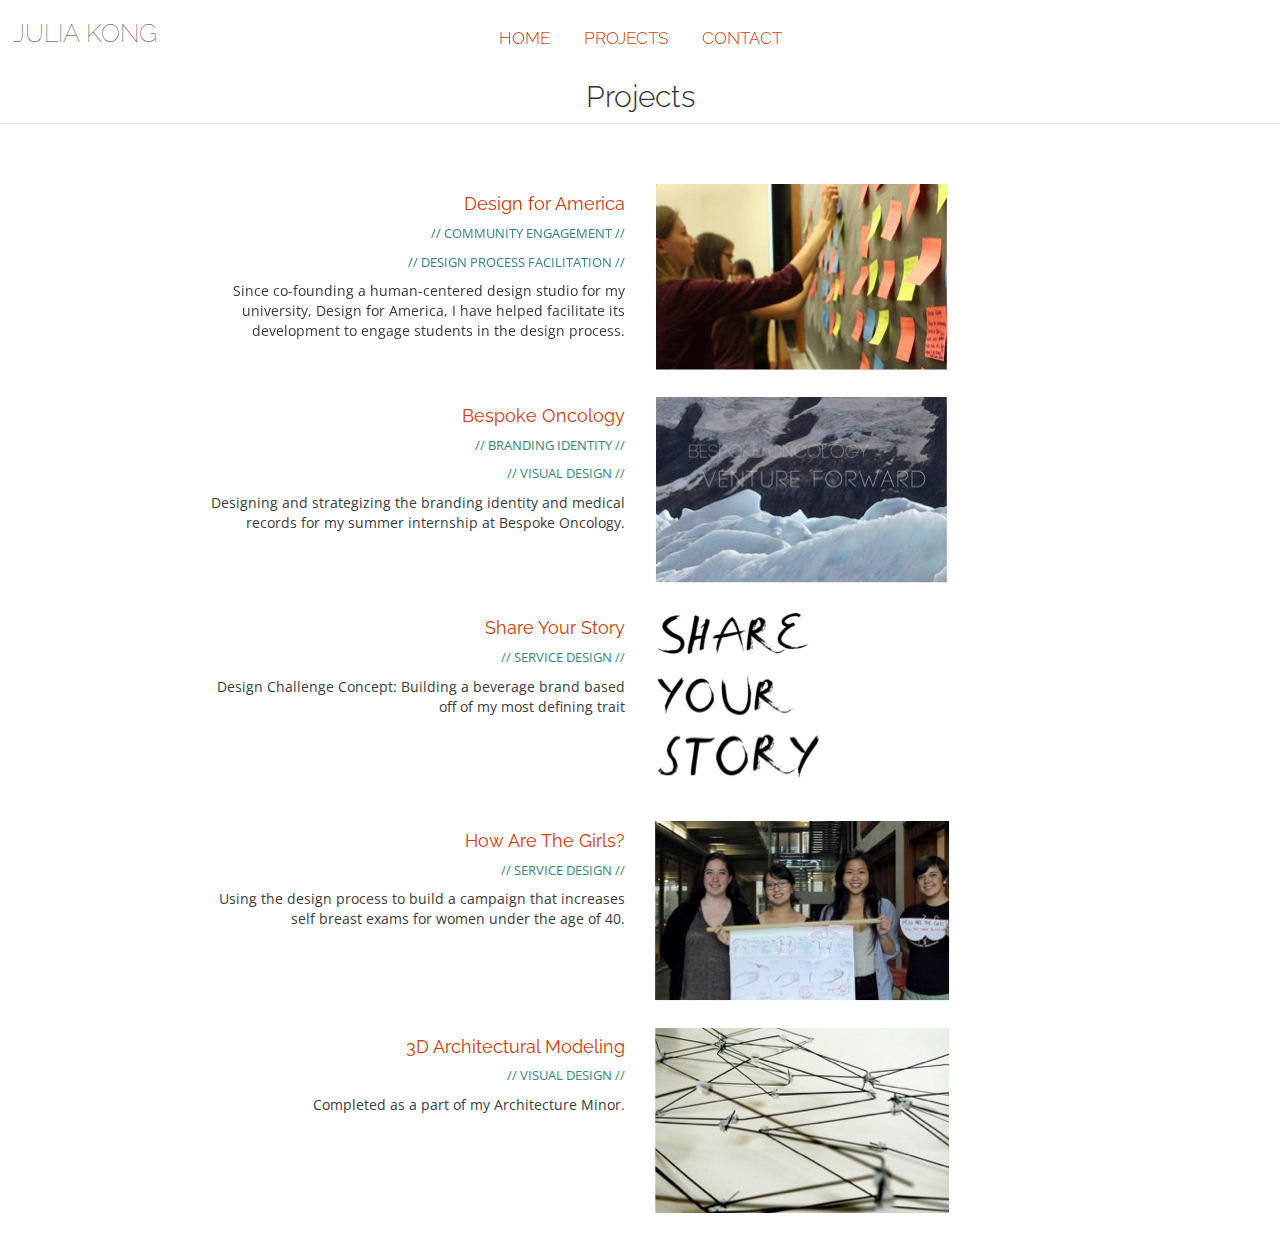
<file: Projects.html>
<!DOCTYPE html>
<html lang="en">
<head>


    <title>Julia Kong</title>
     <link href='http://fonts.googleapis.com/css?family=Lora:400,700,400italic,700italic|Libre+Baskerville:400,700,400italic|Open+Sans:300italic,400italic,600italic,400,300,600|Roboto:400,100,100italic,300,300italic,400italic,500|Raleway:400,100,200,300,600,500' rel='stylesheet' type='text/css'>
      <link rel="stylesheet" href="http://maxcdn.bootstrapcdn.com/bootstrap/3.2.0/css/bootstrap.min.css">

     <link rel="stylesheet" href="css/custom.css">

</head>
<body>
<h2 id = "name" > Julia Kong </h2>
  <div id = "navigation">
      <a href = "index.html"> Home </a>
      <a href = "Projects.html"> Projects </a> 
<!--       <a href = "About.html"> About </a>
 -->      <a href = "contact.html"> Contact </a>
  </div>



<legend><h2 id = "projects"> Projects </h2></legend> <br><br>

<div class="container-fluid">
    <a href = "designforamerica.html">
  <div class="row">
    <div class="col-sm-6 col-md-6" id= "projecttext">
      <h4 id= "projectheader"> Design for America </h4>
      <p id= "projecttag"> // Community Engagement // </p>
      <p id ="projecttag"> // Design Process Facilitation // </p>
      <p> Since co-founding a human-centered design studio for my <br>university, Design for America, I have helped facilitate its <br>development to engage students in the design process. </p>
    </div>
    <div class="col-sm-6 col-md-6 right" id ="projectimage">
   <img src="images/dfa.jpg"> 
   
    </div>
  </div>
</a>
</div>


<div class="container-fluid">
  <a href = "bespokeoncology.html">

  <div class="row">
    <div class="col-sm-6 col-md-6" id= "projecttext">
      <h4 id = "projectheader"> Bespoke Oncology</h4>
      <p id ="projecttag">// Branding Identity //</p>
      <p id ="projecttag"> // Visual Design //</p>
      <p> Designing and strategizing the branding identity and medical <br>records for my summer internship at Bespoke Oncology. </p>
    </div>
    <div class="col-sm-6 col-md-6 right" id ="projectimage">
      <img src="images/bespoke1.jpg">
   
    </div>
  </div>
</a>
</div>


<div class="container-fluid">
    <a href = "shareyourstory.html">
  <div class="row">
    <div class="col-sm-6 col-md-6" id= "projecttext">
      <h4 id= "projectheader"> Share Your Story </h4>
      <p id ="projecttag">// Service Design //</p>
      <p> Design Challenge Concept: Building a beverage brand based <br>off of my most defining trait </p>
    </div>
    <div class="col-sm-6 col-md-6 right" id ="projectimage">
     <img src="images/shareyourstory.jpg">
   
    </div>
  </div>
</a>
</div>

<div class="container-fluid">
    <a href = "hatg.html">
  <div class="row">
    <div class="col-sm-6 col-md-6" id= "projecttext">
      <h4 id= "projectheader"> How Are The Girls? </h4>
      <p id ="projecttag"> // Service Design // </p>
      <p> Using the design process to build a campaign that increases <br>self breast exams for women under the age of 40. </p>
    </div>
    <div class="col-sm-6 col-md-6 right" id ="projectimage">
     <img src="images/hatg.jpg">
   
    </div>
  </div>
</a>
</div>

<div class="container-fluid">
    <a href = "3ddesign.html">
  <div class="row">
    <div class="col-sm-6 col-md-6" id= "projecttext">
      <h4 id = "projectheader"> 3D Architectural Modeling </h4>
      <p id ="projecttag">// Visual Design //</p>
      <p> Completed as a part of my Architecture Minor. </p>
    </div>
    <div class="col-sm-6 col-md-6 right" id ="projectimage">
     <img src="images/arch.jpg">
   
    </div>
  </div>
</div>
</a>
</div>

</div>


</body>
</html>
</file>
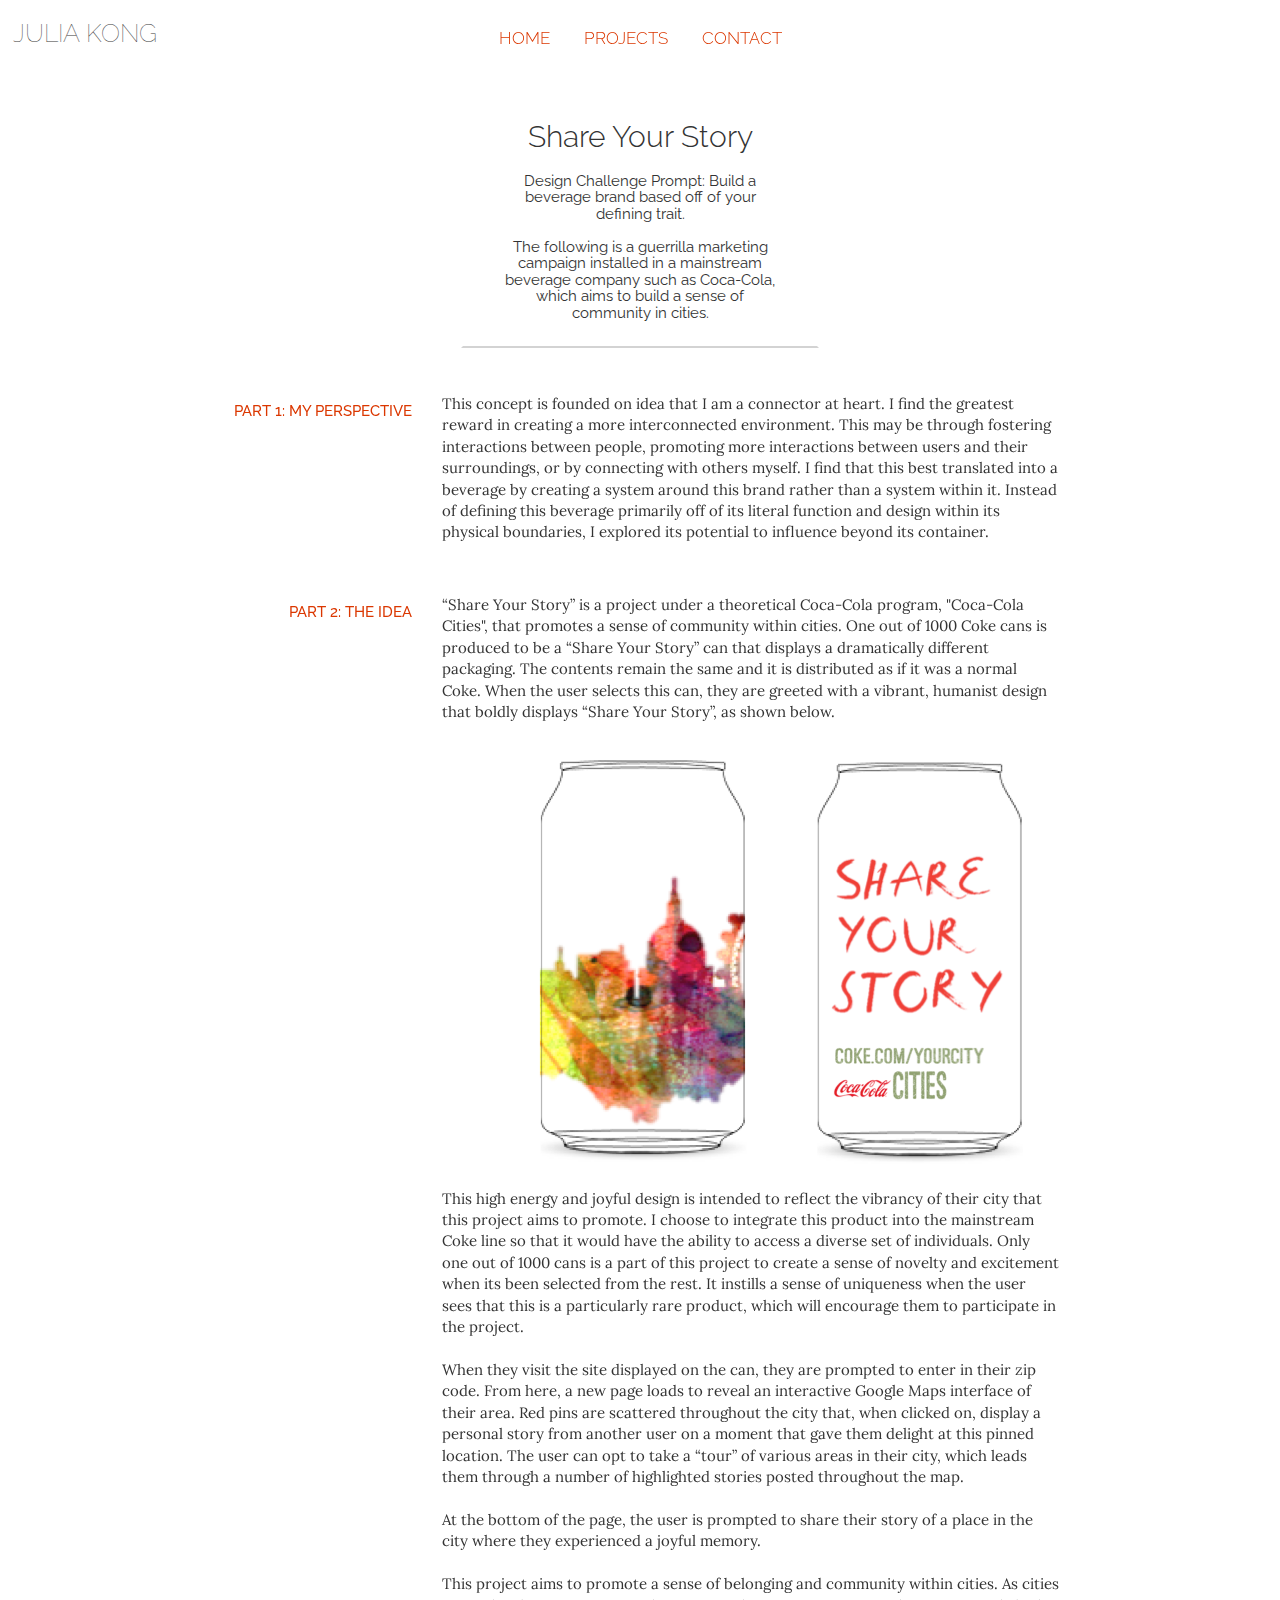
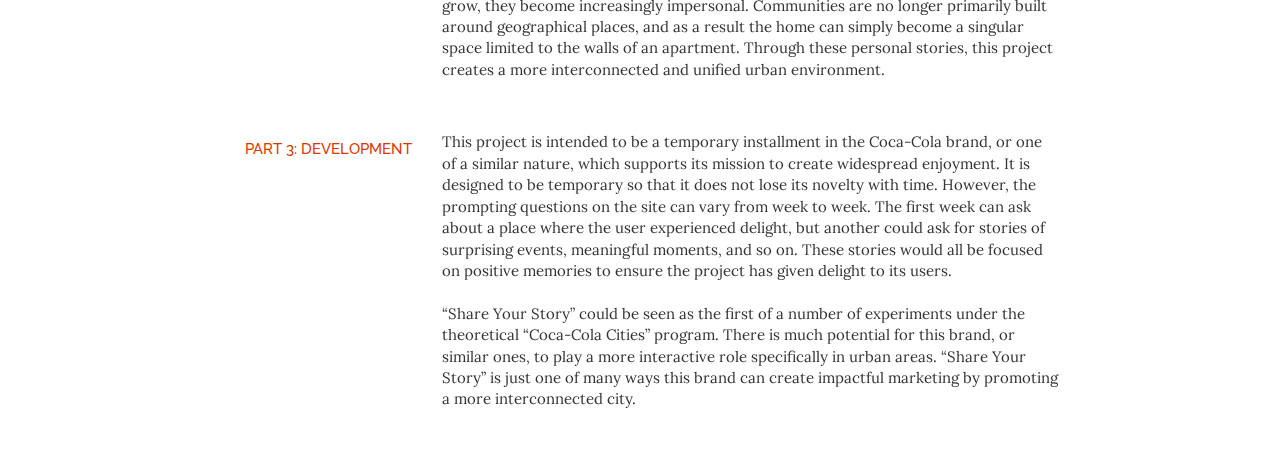
<file: shareyourstory.html>
<!DOCTYPE html>
<html>

  <head>


    <title>Julia Kong</title>
     <link href='http://fonts.googleapis.com/css?family=Lora:400,700,400italic,700italic|Libre+Baskerville:400,700,400italic|Open+Sans:300italic,400italic,600italic,400,300,600|Roboto:400,100,100italic,300,300italic,400italic,500|Raleway:400,100,200,300,600,500' rel='stylesheet' type='text/css'>
      <link rel="stylesheet" href="http://maxcdn.bootstrapcdn.com/bootstrap/3.2.0/css/bootstrap.min.css">

     <link rel="stylesheet" href="css/custom.css">
</head>
<body>
<h2 id = "name" > Julia Kong </h2>
  <div id = "navigation">
      <a href = "index.html"> Home </a>
      <a href = "Projects.html"> Projects </a> 
<!--       <a href = "About.html"> About </a>
 -->      <a href = "contact.html"> Contact </a>
  </div>

<div id = "sysbox">
 <h2 id = "hatgheader"> Share Your Story </h2>
<h4 id= "hatgdesc"> Design Challenge Prompt: Build a beverage brand based off of your defining trait. <br> <br>
The following is a guerrilla marketing campaign installed in a mainstream beverage company such as Coca-Cola, which aims to build a sense of community in cities.  </h4>
</div>



 <div class="container-fluid">
  <div class="row">
    <div class="col-sm-3 col-md-4" >
    <div id = "sys-container-right">

      <h5 id = "systitle"> Part 1: My Perspective </h5>
    </div>
  </div>
    <div class="col-sm-9 col-md-8">
    <div id = "sys-container-left">

    <p id = "systext"> This concept is founded on idea that I am a connector at heart. I find the greatest reward in creating a more interconnected environment. This may be through fostering interactions between people, promoting more interactions between users and their surroundings, or by connecting with others myself. I find that this best translated into a beverage by creating a system around this brand rather than a system within it. 

    Instead of defining this beverage primarily off of its literal function and design within its physical boundaries, I explored its potential to influence beyond its container. </p>
   
  </div>
</div>
</div>
</div>

<div class="container-fluid">
  <div class="row">
    <div class="col-sm-3 col-md-4" >
    <div id = "sys-container-right">

      <h5 id = "systitle"> Part 2: The Idea </h5>
    </div>
  </div>
    <div class="col-sm-9 col-md-8">
    <div id = "sys-container-left">

    <p id = "systext"> “Share Your Story” is a project under a theoretical Coca-Cola program, "Coca-Cola Cities", that promotes a sense of community within cities. One out of 1000 Coke cans is produced to be a “Share Your Story” can that displays a dramatically different packaging. The contents remain the same and it is distributed as if it was a normal Coke. When the user selects this can, they are greeted with a vibrant, humanist design that boldly displays “Share Your Story”, as shown below.</p>
    <br>
    <img src= "images/sys1.jpg" id = "hatgimg">
    <br>
    <p id = "systext"> This high energy and joyful design is intended to reflect the vibrancy of their city that this project aims to promote. I choose to integrate this product into the mainstream Coke line so that it would have the ability to access a diverse set of individuals. Only one out of 1000 cans is a part of this project to create a sense of novelty and excitement when its been selected from the rest. It instills a sense of uniqueness when the user sees that this is a particularly rare product, which will encourage them to participate in the project. <br> <br>

    When they visit the site displayed on the can, they are prompted to enter in their zip code. From here, a new page loads to reveal an interactive Google Maps interface of their area. Red pins are scattered throughout the city that, when clicked on, display a personal story from another user on a moment that gave them delight at this pinned location. The user can opt to take a “tour” of various areas in their city, which leads them through a number of highlighted stories posted throughout the map. <br> <br>

   At the bottom of the page, the user is prompted to share their story of a place in the city where they experienced a joyful memory. <br> <br>

  This project aims to promote a sense of belonging and community within cities. As cities grow, they become increasingly impersonal. Communities are no longer primarily built around geographical places, and as a result the home can simply become a singular space limited to the walls of an apartment. Through these personal stories, this project creates a more interconnected and unified urban environment. 
  </p>
  </div>
</div>
</div>
</div>

<div class="container-fluid">
  <div class="row">
    <div class="col-sm-3 col-md-4" >
    <div id = "sys-container-right">

      <h5 id = "systitle"> Part 3: Development </h5>
    </div>
  </div>
    <div class="col-sm-9 col-md-8">
    <div id = "sys-container-left">

    <p id = "systext"> This project is intended to be a temporary installment in the Coca-Cola brand, or one of a similar nature, which supports its mission to create widespread enjoyment. It is designed to be temporary so that it does not lose its novelty with time. However, the prompting questions on the site can vary from week to week. The first week can ask about a place where the user experienced delight, but another could ask for stories of surprising events, meaningful moments, and so on. These stories would all be focused on positive memories to ensure the project has given delight to its users. <br> <br>

    “Share Your Story” could be seen as the first of a number of experiments under the theoretical “Coca-Cola Cities” program. There is much potential for this brand, or similar ones, to play a more interactive role specifically in urban areas. “Share Your Story” is just one of many ways this brand can create impactful marketing by promoting a more interconnected city. </p>
   
  </div>
</div>
</div>
</div>







</body>
</html>
</file>
<file: css/custom.css>
#name { 
	padding-left: 1%; 
	/*padding-right: 15%;*/
	font-family: "Raleway";
	font-size: 25px;
	font-weight: 100;
	padding-top: s1%;
	text-transform: uppercase;
color:#3b3b3b ;}

#navigation {
position: fixed;
top: 0;
width: 100%;
color: white;
height: 35px;
text-align: center;
padding-top: 2%;

/* Adds the transparent background */
/*background-color: rgba(1, 1, 1, 0.8);
*/color: rgba(1, 1, 1, .5);
}



#navigation a {
font-size: 17px;
padding-left: 15px;
padding-right: 15px;
color: #db3700   ;
text-decoration: none;
font-family: "Raleway";
text-transform: uppercase;
font-weight: 300;


}

#navigation a:hover {
color: #3b3b3b;
} 

#footer {text-align: center; font-family: "lena";}

#intro { padding: 5%; 
	padding-left: 15%; 
	padding-right: 15%;
}
#introheader {font-family: "Raleway";
	font-weight: 300;}
#introtext { padding-top: 7%;
		font-family: "Open Sans";
		font-weight: 400;
		font-size: 15px}

#projects {text-align: center ; 
	font-family: "Raleway";
	font-weight: 300;
	/*text-transform: uppercase;*/
	padding-top: 1%; }
#projectheader {color: #db3700; 
	font-family: "Raleway";
	font-weight: 400;}
#projecttag {color: #348781;
	text-transform: uppercase;
	font-size: 13px}
#projecttext {text-align: right; padding-top:  0px; padding-left: 10%; font-family: "Open Sans";
		color:#3b3b3b;}

#projectimage {display: block;
/*    margin-left: 0%;
*/    padding-right: 10%;
	padding-top: none; padding-bottom: 2%;
	 z-index: -1}


#bespokebox {
	margin-left: 36%;
	margin-right: 36%;
	margin-bottom: 2.5%; margin-top: 3.5%;
	border-style: solid;
	border-width: 2px;
	border-color: #d3d3d3;
	border-left-color: white;
	border-right-color:white;
	border-top-color:white;
	}
#bespokedesc1 {text-align: center; padding-left: 10%; padding-right:10%; padding-top: 10px; padding-bottom: 10px;
	font-family: "Raleway";
	font-size: 15px;
	font-weight: 400;
	}
#bespoketitle {text-align: center; padding-top: 1.5%;font-family: "Raleway";
	font-weight: 200;}

#bespokecontainer {padding-top: 15px; padding-bottom: 50px;  
	z-index: -1; }
#bespokeheader { text-align: right; padding-left: 25%;}
#bespokeheader1 {font-family: "Raleway";
	font-weight: 300;
	vertical-align: text-top;
	color: #db3700;}
#bespokedesc {font-family: "Open Sans";
	font-weight: 300;
	color: #348781;;}
#bespoketext {text-align: left; 
	padding-right: 20%;
	font-family: "lena";
}
#carousel-container {
    margin: 25px auto 0px auto;
    max-width: 500px; /*max-height: 800px; */ min-height: 500px;
     z-index: -1
}

#hatgbox {
	margin-left: 36%;
	margin-right: 36%;
	margin-bottom: 2.5%; margin-top: 2.5%;
	border-style: solid;
	border-width: 2px;
	border-color: #d3d3d3;
	border-left-color: white;
	border-right-color:white;
	border-top-color:white;}

#hatgheader {text-align: center; padding-top: 1.5%;font-family: "Raleway";
	font-weight: 300;}
#hatgdesc {text-align: center; padding-left: 10%; padding-right:10%; padding-top: 10px; padding-bottom: 15px;
	font-family: "Raleway";
	font-size: 15px;
	font-weight: 400;
	}
#process {text-align: center; padding-top: 1.5%; padding-bottom: 1.5%;
	font-family: "Raleway";
	margin-left: 44%;
	margin-right: 44%;
	margin-bottom: 2.5%; margin-top: 1.5%;
	font-size: 20px;
	font-weight: 200;
	text-transform: uppercase;
	border-style: solid;
	border-width: 2px;
	color: #348781 ;
	border-color: #348781;}

#processhatg {text-align: center; padding-top: 2.5%; padding-bottom: 1.5%;
	font-family: "lora";
	font-size: 15px;
	font-weight: 300;
	}
#hatgheader1 {font-family: "Open Sans";
	font-size: 20px;color: #db3700 ;
	font-weight: 200;}
#hatg-container-right {text-align: right;}
#hatg-container-left {padding-right: 30%;}
#hatgimg {display: block;
    margin-left: auto;
    margin-right: auto;
	z-index: -1;}
#hatgcaption {text-align: center; 
	padding-top: 1%; 
	padding-bottom: 1%;
	font-family: "Open Sans";
	font-size: 15px;}
#hatgtext {font-family: "lora";
	font-size: 15px;}
#hatgtitle { font-family: "Raleway";
	color:#db3700;
	font-size: 15px;
	text-transform: uppercase;}


#archbox {
	margin-left: 36%;
	margin-right: 36%;
	margin-bottom: 2.5%; margin-top: 3.5%;
	border-style: solid;
	border-width: 2px;
	border-color: #d3d3d3;
	border-left-color: white;
	border-right-color:white;
	border-top-color:white;}
#archdesc {padding-top: 1%; text-align: center;}
#archimg {display: block;
    margin-left: auto;
    margin-right: auto;
	padding-top: none; padding-bottom: none;
	 z-index: -1;}


#dfabox {
	margin-left: 36%;
	margin-right: 36%;
	margin-bottom: 2.5%; margin-top: 3.5%;
	border-style: solid;
	border-width: 2px;
	border-color: #d3d3d3;
	border-left-color: white;
	border-right-color:white;
	border-top-color:white;}
#dfapage {padding-left: 3%; padding-right: 3%;}
#dfatext {font-family:"lora"; font-size: 15px;}


#sysbox {
	margin-left: 36%;
	margin-right: 36%;
	margin-bottom: 3.5%; margin-top: 3.5%;
	border-style: solid;
	border-width: 2px;
	border-color: #d3d3d3;
	border-left-color: white;
	border-right-color:white;
	border-top-color:white;
	}
#sysdesc {text-align: center; padding-left: 35%; padding-right:35%; padding-top: 1.5%; padding-bottom: 3%;
	font-family: "Open Sans";
	font-size: 15px;
	font-weight: 400;}
#systitle {font-family: "Raleway";
	color:#db3700;
	font-size: 15px;
	text-transform: uppercase;}
#systext {font-family: "lora";
	font-size: 15px;}
#sys-container-right {text-align: right; padding-bottom: 5%;}
#sys-container-left {padding-right: 25%; padding-bottom: 5%;}


#contactheader {text-align: center; 
	padding-top: 1.5%;
	font-family: "Raleway";
	font-weight: 300;}
#contacttitle { font-family: "Open Sans";
	font-weight: 400;
	font-size:15px;}
</file>
